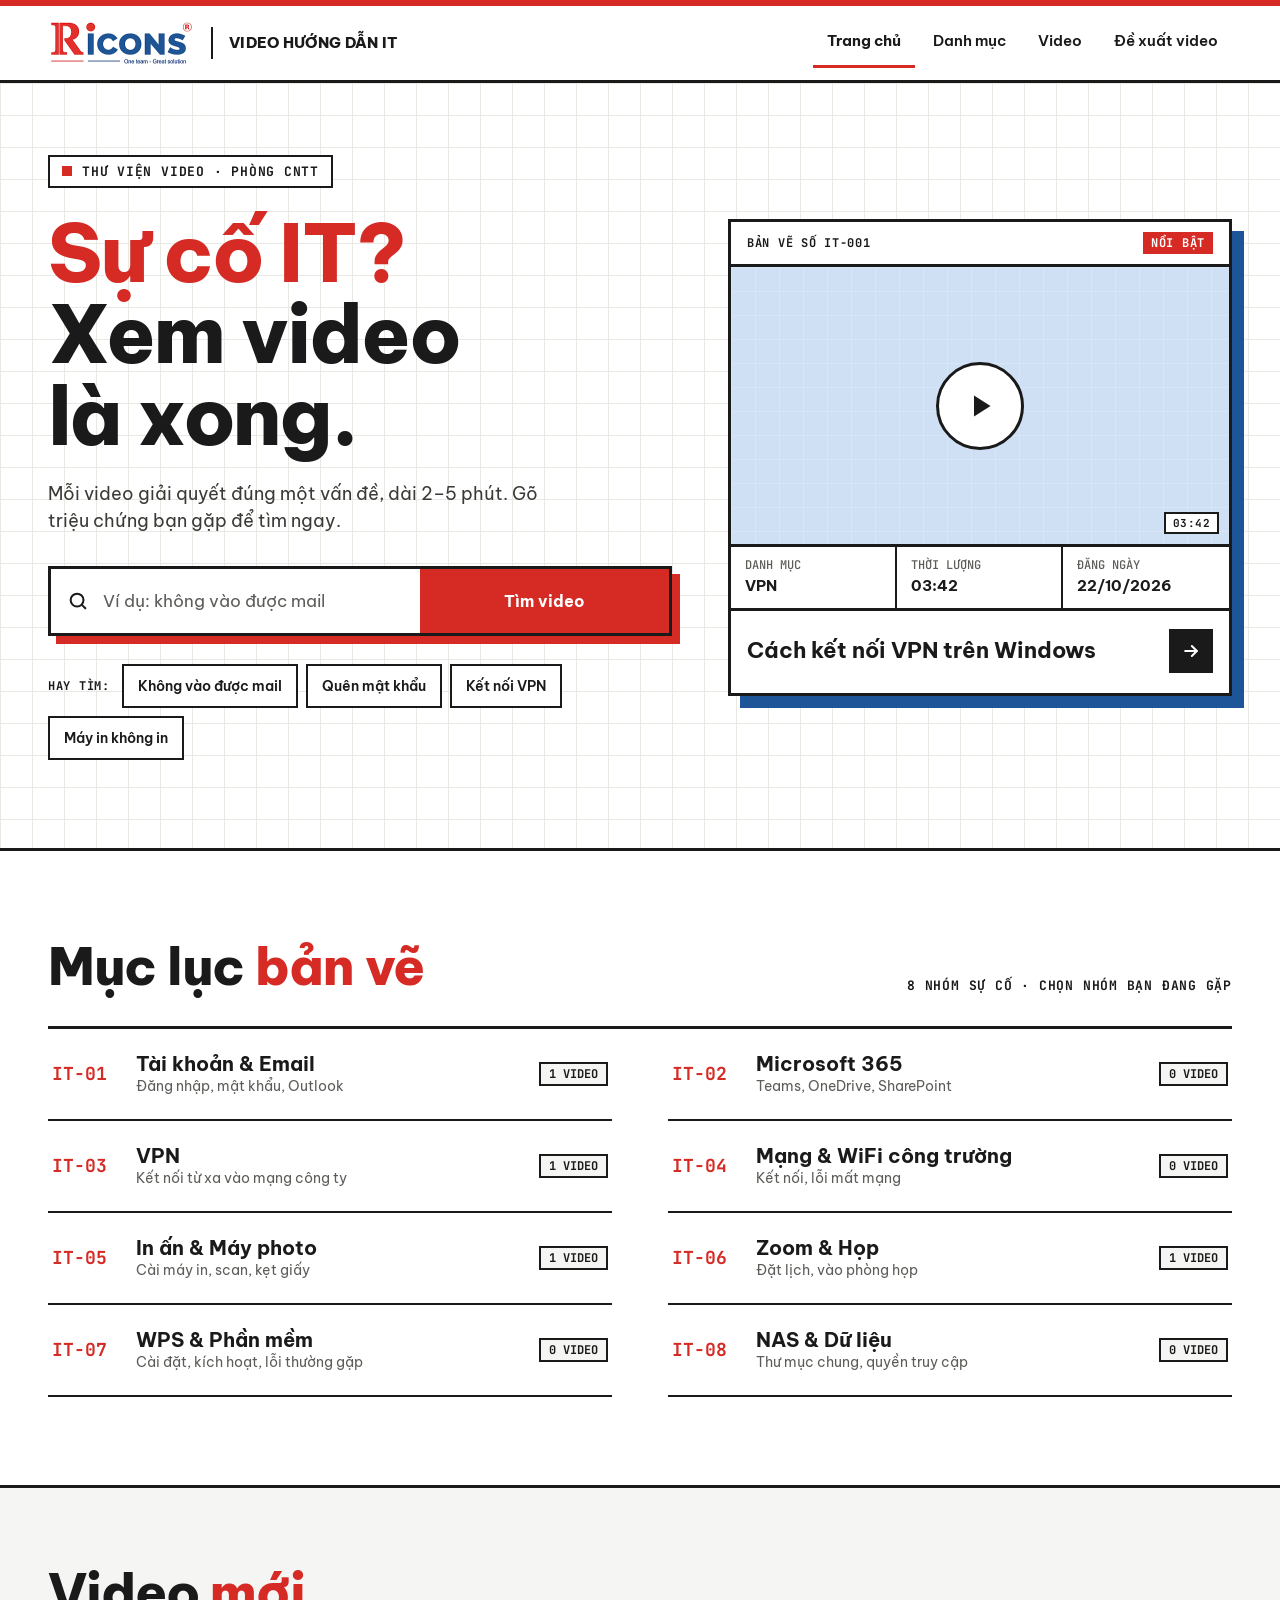
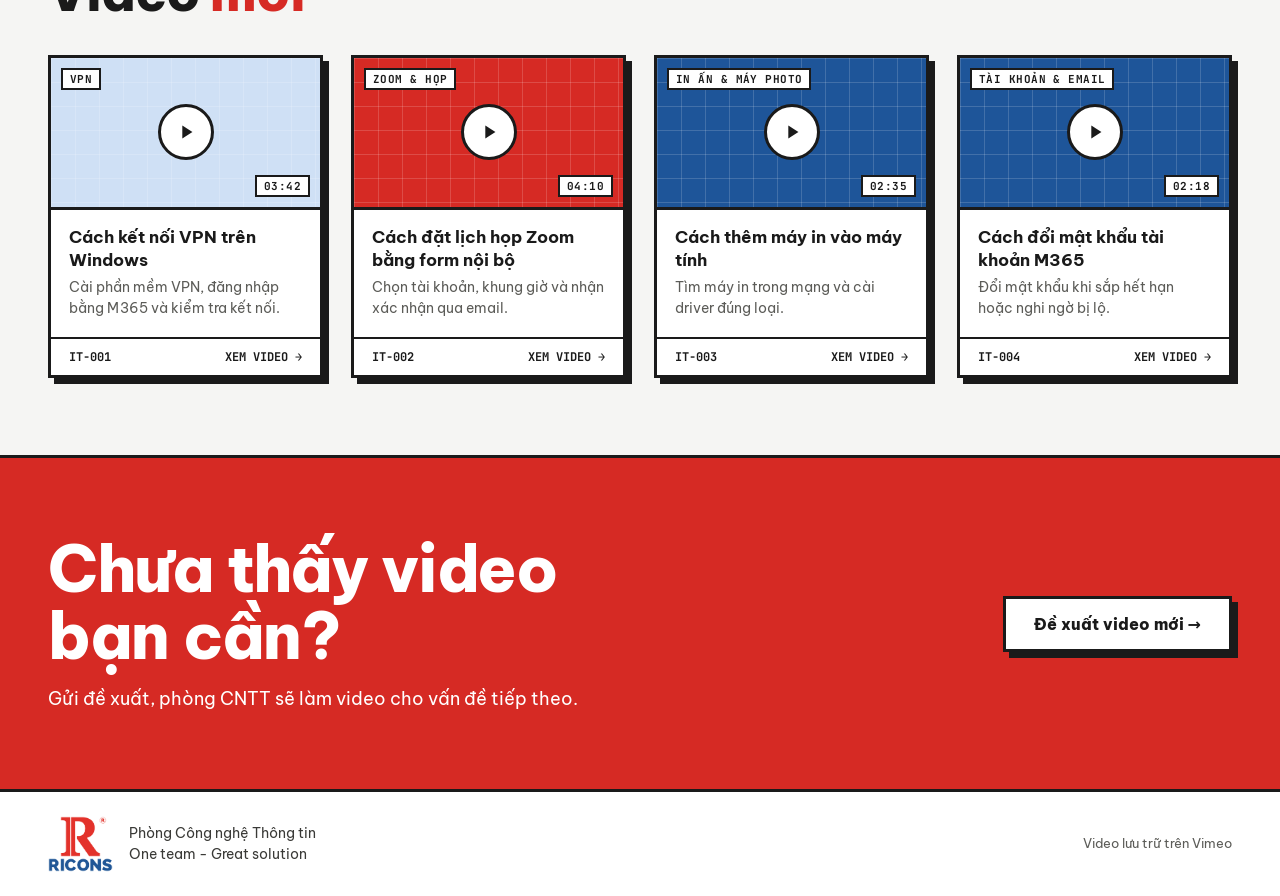
<file: index.html>
<!doctype html>
<html lang="vi">
<head>
<meta charset="utf-8">
<meta name="viewport" content="width=device-width,initial-scale=1">
<meta name="referrer" content="strict-origin-when-cross-origin">
<title>Video hướng dẫn IT · Ricons</title>
<meta name="description" content="Thư viện video hướng dẫn IT của phòng Công nghệ Thông tin Ricons.">
<link rel="icon" href="data:,">
<link href="https://fonts.googleapis.com/css2?family=Be+Vietnam+Pro:wght@400;500;600;700;800&amp;family=JetBrains+Mono:wght@500;700&amp;display=swap" rel="stylesheet">
<link rel="stylesheet" href="css/style.css">
</head>
<body data-page="home">

<div class="topbar"></div>
<header class="site-header">
  <div class="wrap">
    <a class="brand" href="index.html">
      <img src="assets/ricons-logo-wide.png" alt="Ricons">
      <i></i>
      <span>Video hướng dẫn IT</span>
    </a>
    <nav class="nav" aria-label="Điều hướng chính">
      <a href="index.html" aria-current="page">Trang chủ</a>
      <a href="#danh-muc">Danh mục</a>
      <a href="#videos">Video</a>
      <a href="#de-xuat">Đề xuất video</a>
    </nav>
  </div>
</header>

<section class="hero">
  <div class="wrap">
    <div class="hero-main">
      <p class="tag">Thư viện video · Phòng CNTT</p>
      <h1 class="big"><span class="red">Sự cố IT?</span><br>Xem video<br>là xong.</h1>
      <p class="lead">Mỗi video giải quyết đúng một vấn đề, dài 2–5 phút. Gõ triệu chứng bạn gặp để tìm ngay.</p>

      <form class="search" id="search-form" role="search">
        <div class="field">
          <svg width="22" height="22" viewBox="0 0 24 24" fill="none" stroke="#1A1A1A" stroke-width="2.2" stroke-linecap="round" stroke-linejoin="round" aria-hidden="true"><circle cx="11" cy="11" r="7"/><path d="M20 20l-3.5-3.5"/></svg>
          <input type="search" id="q" aria-label="Tìm video hướng dẫn" placeholder="Ví dụ: không vào được mail" autocomplete="off">
        </div>
        <button type="submit">Tìm video</button>
      </form>

      <div class="quick">
        <span class="lbl">HAY TÌM:</span>
        <button type="button" class="chip" data-q="mail">Không vào được mail</button>
        <button type="button" class="chip" data-q="mật khẩu">Quên mật khẩu</button>
        <button type="button" class="chip" data-q="vpn">Kết nối VPN</button>
        <button type="button" class="chip" data-q="máy in">Máy in không in</button>
      </div>
    </div>

    <div id="featured"></div>
  </div>
</section>

<main>
  <section class="section" id="danh-muc">
    <div class="wrap">
      <div class="head-row">
        <h2 class="title">Mục lục <span class="red">bản vẽ</span></h2>
        <p class="note" id="toc-note"></p>
      </div>
      <div class="toc" id="toc"></div>
    </div>
  </section>

  <section class="band" id="videos">
    <div class="wrap" id="vgrid-wrap">
      <noscript>Trang này cần bật JavaScript để hiển thị danh sách video.</noscript>
    </div>
  </section>

  <section class="cta" id="de-xuat">
    <div class="wrap">
      <div>
        <h2>Chưa thấy video<br>bạn cần?</h2>
        <p>Gửi đề xuất, phòng CNTT sẽ làm video cho vấn đề tiếp theo.</p>
      </div>
      <a class="btn" data-feedback href="#" target="_blank" rel="noopener">Đề xuất video mới →</a>
    </div>
  </section>
</main>

<footer class="site-footer">
  <div class="wrap">
    <div class="l">
      <img src="assets/ricons-logo-stacked.png" alt="Ricons">
      <span>Phòng Công nghệ Thông tin<br>One team - Great solution</span>
    </div>
    <span class="r">Video lưu trữ trên Vimeo</span>
  </div>
</footer>

<script src="js/app.js" defer></script>
</body>
</html>
</file>
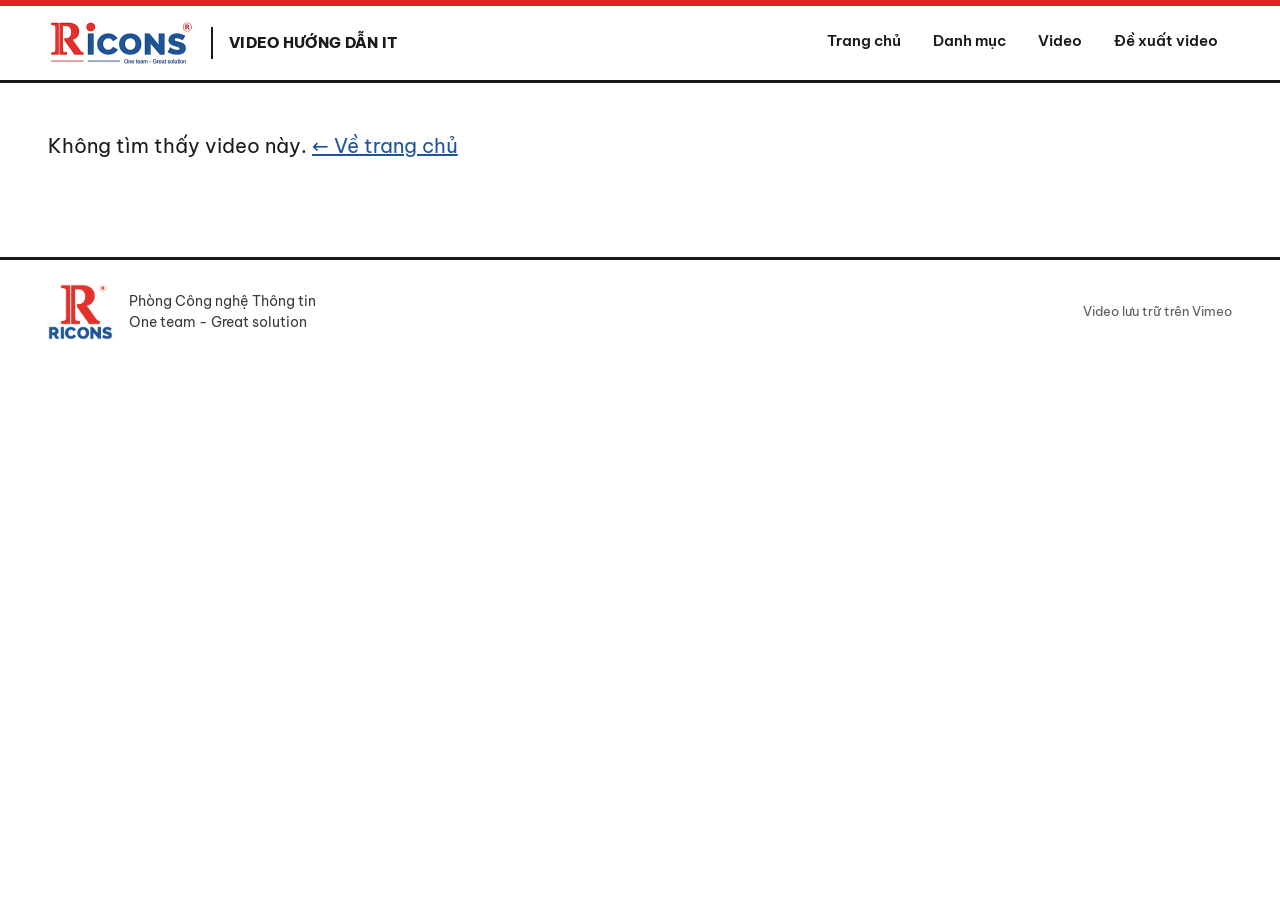
<file: video.html>
<!doctype html>
<html lang="vi">
<head>
<meta charset="utf-8">
<meta name="viewport" content="width=device-width,initial-scale=1">
<meta name="referrer" content="strict-origin-when-cross-origin">
<title>Video · Hướng dẫn IT · Ricons</title>
<link rel="icon" href="data:,">
<link href="https://fonts.googleapis.com/css2?family=Be+Vietnam+Pro:wght@400;500;600;700;800&amp;family=JetBrains+Mono:wght@500;700&amp;display=swap" rel="stylesheet">
<link rel="stylesheet" href="css/style.css">
</head>
<body data-page="video">

<div class="topbar"></div>
<header class="site-header">
  <div class="wrap">
    <a class="brand" href="index.html">
      <img src="assets/ricons-logo-wide.png" alt="Ricons">
      <i></i>
      <span>Video hướng dẫn IT</span>
    </a>
    <nav class="nav" aria-label="Điều hướng chính">
      <a href="index.html">Trang chủ</a>
      <a href="index.html#danh-muc">Danh mục</a>
      <a href="index.html#videos">Video</a>
      <a href="index.html#de-xuat">Đề xuất video</a>
    </nav>
  </div>
</header>

<main id="video-root">
  <div class="wrap"><div class="notfound">Đang tải video…</div></div>
</main>

<footer class="site-footer">
  <div class="wrap">
    <div class="l">
      <img src="assets/ricons-logo-stacked.png" alt="Ricons">
      <span>Phòng Công nghệ Thông tin<br>One team - Great solution</span>
    </div>
    <span class="r">Video lưu trữ trên Vimeo</span>
  </div>
</footer>

<script src="https://player.vimeo.com/api/player.js" defer></script>
<script src="js/app.js" defer></script>
</body>
</html>
</file>
<file: css/style.css>
/* Ricons - Video hướng dẫn IT */
:root{
  --red:#D62A24; --blue:#1E5599; --ink:#1A1A1A; --muted:#5C5C58; --soft:#3A3A37;
  --gray:#F5F5F3; --line:#E4E4DE; --grid:#E9E9E4; --lblue:#CFE0F5;
  --mono:'JetBrains Mono',ui-monospace,Consolas,monospace;
  --max:1360px; --pad:clamp(16px,4vw,48px);
}
*{box-sizing:border-box}
html{scroll-behavior:smooth}
body{margin:0;background:#fff;color:var(--ink);font:16px/1.5 'Be Vietnam Pro',system-ui,-apple-system,'Segoe UI',sans-serif}
img{max-width:100%}
a{color:var(--blue)}
a:focus-visible,button:focus-visible,input:focus-visible{outline:3px solid var(--blue);outline-offset:3px}
.wrap{max-width:var(--max);margin:0 auto;padding-left:var(--pad);padding-right:var(--pad)}
.red{color:var(--red)}
.mono{font-family:var(--mono)}

/* Header */
.topbar{height:6px;background:var(--red)}
.site-header{background:#fff;border-bottom:3px solid var(--ink)}
.site-header .wrap{display:flex;flex-wrap:wrap;align-items:center;justify-content:space-between;gap:8px 24px;padding-top:12px;padding-bottom:12px}
.brand{display:flex;align-items:center;gap:16px;text-decoration:none;color:var(--ink);min-height:48px}
.brand img{height:48px;width:auto;display:block}
.brand i{width:2px;height:32px;background:var(--ink)}
.brand span{font-weight:800;font-size:15px;line-height:1.2;text-transform:uppercase;letter-spacing:.02em}
.nav{display:flex;flex-wrap:wrap;gap:4px}
.nav a{color:var(--ink);text-decoration:none;font-size:15px;font-weight:600;padding:12px 14px;border-bottom:3px solid transparent}
.nav a[aria-current="page"]{font-weight:700;border-bottom-color:var(--red)}

/* Hero */
.hero{background-image:linear-gradient(var(--grid) 1px,transparent 1px),linear-gradient(90deg,var(--grid) 1px,transparent 1px);background-size:32px 32px;border-bottom:3px solid var(--ink)}
.hero .wrap{display:flex;flex-wrap:wrap;align-items:center;gap:48px 56px;padding-top:clamp(40px,6vw,72px);padding-bottom:clamp(48px,7vw,88px)}
.hero-main{flex:1 1 520px;min-width:0}
.tag{margin:0 0 24px;display:inline-flex;align-items:center;gap:10px;background:#fff;border:2px solid var(--ink);padding:6px 12px;font:700 13px var(--mono);letter-spacing:.06em;text-transform:uppercase}
.tag::before{content:"";width:10px;height:10px;background:var(--red)}
h1.big{margin:0;font-size:clamp(40px,6.6vw,80px);line-height:1.02;font-weight:800;letter-spacing:-.02em}
.lead{margin:24px 0 0;max-width:520px;font-size:18px;color:var(--soft)}
.search{margin-top:32px;max-width:640px;display:flex;flex-wrap:wrap;background:#fff;border:3px solid var(--ink);box-shadow:8px 8px 0 var(--red)}
.search:focus-within{outline:3px solid var(--blue);outline-offset:3px}
.search .field{flex:1 1 260px;display:flex;align-items:center;gap:12px;padding:0 16px;min-height:64px}
.search input{flex:1;min-width:0;min-height:44px;border:0;outline:0;background:transparent;font-family:inherit;font-size:17px;color:var(--ink)}
.search input::placeholder{color:var(--muted);opacity:1}
.search button{flex:1 1 140px;min-height:64px;padding:0 32px;border:0;background:var(--red);color:#fff;font-family:inherit;font-size:16px;font-weight:700;cursor:pointer}
.quick{margin-top:28px;display:flex;flex-wrap:wrap;align-items:center;gap:8px}
.quick .lbl{font:700 12px var(--mono);letter-spacing:.06em;margin-right:4px}
.chip{display:inline-flex;align-items:center;gap:8px;min-height:44px;padding:0 14px;background:#fff;border:2px solid var(--ink);color:var(--ink);font-family:inherit;font-size:14px;font-weight:600;cursor:pointer;text-decoration:none}

/* Thumb + badges (dùng chung) */
.thumb{position:relative;aspect-ratio:16/9;background-color:var(--blue);background-image:linear-gradient(rgba(255,255,255,.16) 1px,transparent 1px),linear-gradient(90deg,rgba(255,255,255,.16) 1px,transparent 1px);background-size:24px 24px;border-bottom:3px solid var(--ink);display:flex;align-items:center;justify-content:center;overflow:hidden}
.thumb.t1{background-color:var(--red)}
.thumb.t2{background-color:var(--lblue)}
.thumb.t3{background-color:#E4E4DE}
.thumb>img{position:absolute;inset:0;width:100%;height:100%;object-fit:cover}
.play{position:relative;width:56px;height:56px;border-radius:50%;background:#fff;border:3px solid var(--ink);display:flex;align-items:center;justify-content:center}
.badge{position:absolute;font:700 11px var(--mono);letter-spacing:.04em;padding:2px 7px;background:#fff;color:var(--ink);border:2px solid var(--ink)}
.badge.cat{left:10px;top:10px;max-width:calc(100% - 90px);overflow:hidden;text-overflow:ellipsis;white-space:nowrap;text-transform:uppercase}
.badge.new{right:10px;top:10px;background:var(--ink);color:#fff}
.badge.dur{right:10px;bottom:10px}

/* Featured sheet */
.sheet{flex:1 1 400px;max-width:560px;display:block;background:#fff;border:3px solid var(--ink);box-shadow:12px 12px 0 var(--blue);text-decoration:none;color:var(--ink)}
.sheet-head{display:flex;justify-content:space-between;align-items:center;gap:12px;padding:10px 16px;border-bottom:3px solid var(--ink);font:700 12px var(--mono);letter-spacing:.06em;text-transform:uppercase}
.sheet-head b{background:var(--red);color:#fff;padding:3px 8px}
.sheet .play{width:88px;height:88px}
.sheet .play svg{width:36px;height:36px}
.cells{display:grid;grid-template-columns:repeat(auto-fit,minmax(120px,1fr));border-bottom:3px solid var(--ink)}
.cells>div{padding:10px 14px;border-right:2px solid var(--ink)}
.cells>div:last-child{border-right:0}
.cells small{display:block;font:500 12px var(--mono);color:var(--muted);text-transform:uppercase}
.cells strong{font-size:15px}
.sheet-foot{padding:18px 16px 20px;display:flex;align-items:center;justify-content:space-between;gap:16px}
.sheet-foot .t{font-size:22px;font-weight:700;line-height:1.25}
.arrow{flex:none;width:44px;height:44px;background:var(--ink);color:#fff;display:flex;align-items:center;justify-content:center}

/* Section chung */
.section{padding-top:clamp(48px,7vw,88px)}
.head-row{display:flex;flex-wrap:wrap;align-items:flex-end;justify-content:space-between;gap:12px 24px}
h2.title{margin:0;font-size:clamp(32px,4.6vw,52px);line-height:1.05;font-weight:800;letter-spacing:-.02em}
.note{margin:0;font:700 13px var(--mono);letter-spacing:.06em;text-transform:uppercase}

/* Mục lục */
.toc{margin-top:32px;display:grid;grid-template-columns:repeat(auto-fill,minmax(min(100%,380px),1fr));column-gap:56px;border-top:3px solid var(--ink)}
.toc a{display:flex;align-items:center;gap:20px;padding:22px 4px;min-height:92px;border-bottom:2px solid var(--ink);text-decoration:none;color:var(--ink)}
.toc a[aria-current="true"]{background:var(--lblue)}
.toc .code{flex:none;width:64px;font:700 18px var(--mono);color:var(--red)}
.toc .txt{flex:1;min-width:0;display:flex;flex-direction:column}
.toc .name{font-size:20px;font-weight:700;line-height:1.25}
.toc .hint{font-size:14px;color:var(--muted)}
.toc .count{flex:none;font:700 12px var(--mono);background:var(--gray);border:2px solid var(--ink);padding:2px 8px;white-space:nowrap}

/* Video grid */
.band{margin-top:clamp(48px,7vw,88px);background:var(--gray);border-top:3px solid var(--ink);border-bottom:3px solid var(--ink)}
.band .wrap{padding-top:clamp(48px,6vw,80px);padding-bottom:clamp(48px,6vw,80px)}
.vgrid{margin-top:36px;display:grid;grid-template-columns:repeat(auto-fill,minmax(240px,1fr));gap:32px 28px}
.vcard{display:flex;flex-direction:column;background:#fff;border:3px solid var(--ink);box-shadow:6px 6px 0 var(--ink);text-decoration:none;color:var(--ink)}
.vbody{padding:16px 18px 18px;flex:1}
.vtitle{font-size:17px;font-weight:700;line-height:1.35}
.vdesc{margin-top:6px;font-size:14px;color:var(--muted)}
.vmeta{display:flex;justify-content:space-between;padding:10px 18px;border-top:2px solid var(--ink);font:700 12px var(--mono)}
.filters{margin-top:20px;display:flex;flex-wrap:wrap;gap:8px}
.empty{margin-top:36px;padding:32px;background:#fff;border:3px solid var(--ink);font-size:18px}
.linkline{display:inline-flex;align-items:center;min-height:44px;padding:0;background:none;border:0;border-bottom:3px solid var(--red);color:var(--ink);font-family:inherit;font-size:15px;font-weight:700;text-decoration:none;cursor:pointer}
.more{margin-top:32px;text-align:center}

/* Nút */
.btn{display:inline-flex;align-items:center;justify-content:center;min-height:56px;padding:0 28px;background:#fff;color:var(--ink);border:3px solid var(--ink);box-shadow:6px 6px 0 var(--ink);text-decoration:none;font-family:inherit;font-size:16px;font-weight:800;cursor:pointer}
.btn.red{background:var(--red);color:#fff}
.btn.sm{min-height:52px;box-shadow:none;font-size:16px;font-weight:700}

/* CTA đỏ */
.cta{background:var(--red);color:#fff}
.cta .wrap{display:flex;flex-wrap:wrap;align-items:center;justify-content:space-between;gap:28px 40px;padding-top:clamp(48px,6vw,80px);padding-bottom:clamp(48px,6vw,80px)}
.cta h2{margin:0;font-size:clamp(34px,5.4vw,64px);line-height:1.05;font-weight:800;letter-spacing:-.02em}
.cta p{margin:16px 0 0;font-size:18px}

/* Footer */
.site-footer{background:#fff;border-top:3px solid var(--ink)}
.site-footer .wrap{display:flex;flex-wrap:wrap;align-items:center;justify-content:space-between;gap:16px 24px;padding-top:24px;padding-bottom:24px}
.site-footer .l{display:flex;align-items:center;gap:16px;font-size:14px;color:var(--soft)}
.site-footer img{height:56px;width:auto;display:block}
.site-footer .r{font-size:13px;color:var(--muted)}

/* Trang video */
.crumbs{display:flex;flex-wrap:wrap;align-items:center;gap:4px 10px;font:700 13px var(--mono);text-transform:uppercase;letter-spacing:.04em;padding-top:8px}
.crumbs a{display:inline-flex;align-items:center;min-height:44px;color:var(--ink)}
.vlayout{margin-top:8px;display:flex;flex-wrap:wrap;gap:48px;align-items:flex-start;padding-bottom:80px}
.vmain{flex:999 1 560px;min-width:0}
.vside{flex:1 1 320px;max-width:400px;min-width:0}
.player-box{border:3px solid var(--ink);box-shadow:12px 12px 0 var(--blue);background:#fff}
.player{position:relative;aspect-ratio:16/9;background-color:var(--blue);background-image:linear-gradient(rgba(255,255,255,.16) 1px,transparent 1px),linear-gradient(90deg,rgba(255,255,255,.16) 1px,transparent 1px);background-size:24px 24px;display:flex;align-items:center;justify-content:center}
.player iframe{position:absolute;inset:0;width:100%;height:100%;border:0}
.player .ph{background:#fff;border:3px solid var(--ink);padding:14px 20px;font-weight:700;text-align:center;max-width:80%}
.player-box .cells{border-top:3px solid var(--ink);border-bottom:0}
h1.vtitle-h{margin:40px 0 0;font-size:clamp(32px,4.6vw,52px);line-height:1.05;font-weight:800;letter-spacing:-.02em}
.vdesc-lg{margin:16px 0 0;max-width:720px;font-size:18px;color:var(--soft)}
.sec{margin-top:56px}
h2.sec-h{margin:0 0 16px;padding-bottom:12px;border-bottom:3px solid var(--ink);font-size:26px;line-height:1.2;font-weight:800}
.row{display:flex;align-items:flex-start;gap:20px;min-height:56px;padding:14px 4px;border-bottom:2px solid var(--line);color:var(--ink);text-decoration:none}
.row .t{flex:none;min-width:56px;font:700 15px var(--mono);color:var(--red)}
.row .x{font-size:17px;font-weight:600}
.tr .row .t{color:var(--blue);font-size:14px}
.tr .row .x{font-size:16px;font-weight:400;color:var(--soft)}
.tsearch{margin-bottom:8px;display:flex;align-items:center;gap:10px;background:#fff;border:3px solid var(--ink);padding:0 16px;min-height:56px}
.tsearch input{flex:1;min-width:0;min-height:44px;border:0;outline:0;background:transparent;font-family:inherit;font-size:16px;color:var(--ink)}
.tsearch input::placeholder{color:var(--muted);opacity:1}
.tsearch:focus-within{outline:3px solid var(--blue);outline-offset:3px}
.files{display:grid;grid-template-columns:repeat(auto-fill,minmax(min(100%,280px),1fr));gap:16px}
.file{display:flex;align-items:center;gap:14px;padding:16px 18px;min-height:76px;background:#fff;border:3px solid var(--ink);color:var(--ink);text-decoration:none}
.file .ico{flex:none;width:44px;height:44px;background:var(--red);color:#fff;display:flex;align-items:center;justify-content:center}
.file .n{display:block;font-size:16px;font-weight:700}
.file .k{display:block;font:500 12px var(--mono);color:var(--muted);text-transform:uppercase}
.feedback{margin-top:56px;background:var(--gray);border:3px solid var(--ink);padding:28px clamp(20px,3vw,32px)}
.feedback h2{margin:0;font-size:24px;line-height:1.25;font-weight:800}
.feedback .acts{margin-top:18px;display:flex;flex-wrap:wrap;gap:12px}
.feedback p{margin:16px 0 0;font-size:14px;color:var(--soft)}
h2.side-h{margin:0 0 16px;padding-bottom:12px;border-bottom:3px solid var(--ink);font-size:22px;line-height:1.2;font-weight:800}
.rel-list{display:flex;flex-direction:column;gap:16px}
.rel{display:flex;gap:14px;padding:10px;background:#fff;border:3px solid var(--ink);text-decoration:none;color:var(--ink)}
.rel .thumb{flex:none;width:120px;border:2px solid var(--ink)}
.rel .play{width:30px;height:30px;border-width:2px}
.rel .badge.dur{right:4px;bottom:4px;font-size:10px;padding:1px 4px;border-width:0}
.rel .tx{display:flex;flex-direction:column;justify-content:center;gap:2px;min-width:0}
.rel .tt{font-size:15px;font-weight:700;line-height:1.35}
.rel .mm{font:500 12px var(--mono);color:var(--muted)}
.notfound{padding:48px 0 96px;font-size:20px}
.errbox{margin:48px auto;max-width:720px;padding:24px;background:#fff;border:3px solid var(--ink);font-size:16px}

@media (max-width:640px){
  .nav a{padding:12px 10px}
  .brand span{font-size:13px}
  .sheet{box-shadow:8px 8px 0 var(--blue)}
  .player-box{box-shadow:8px 8px 0 var(--blue)}
}
</file>
